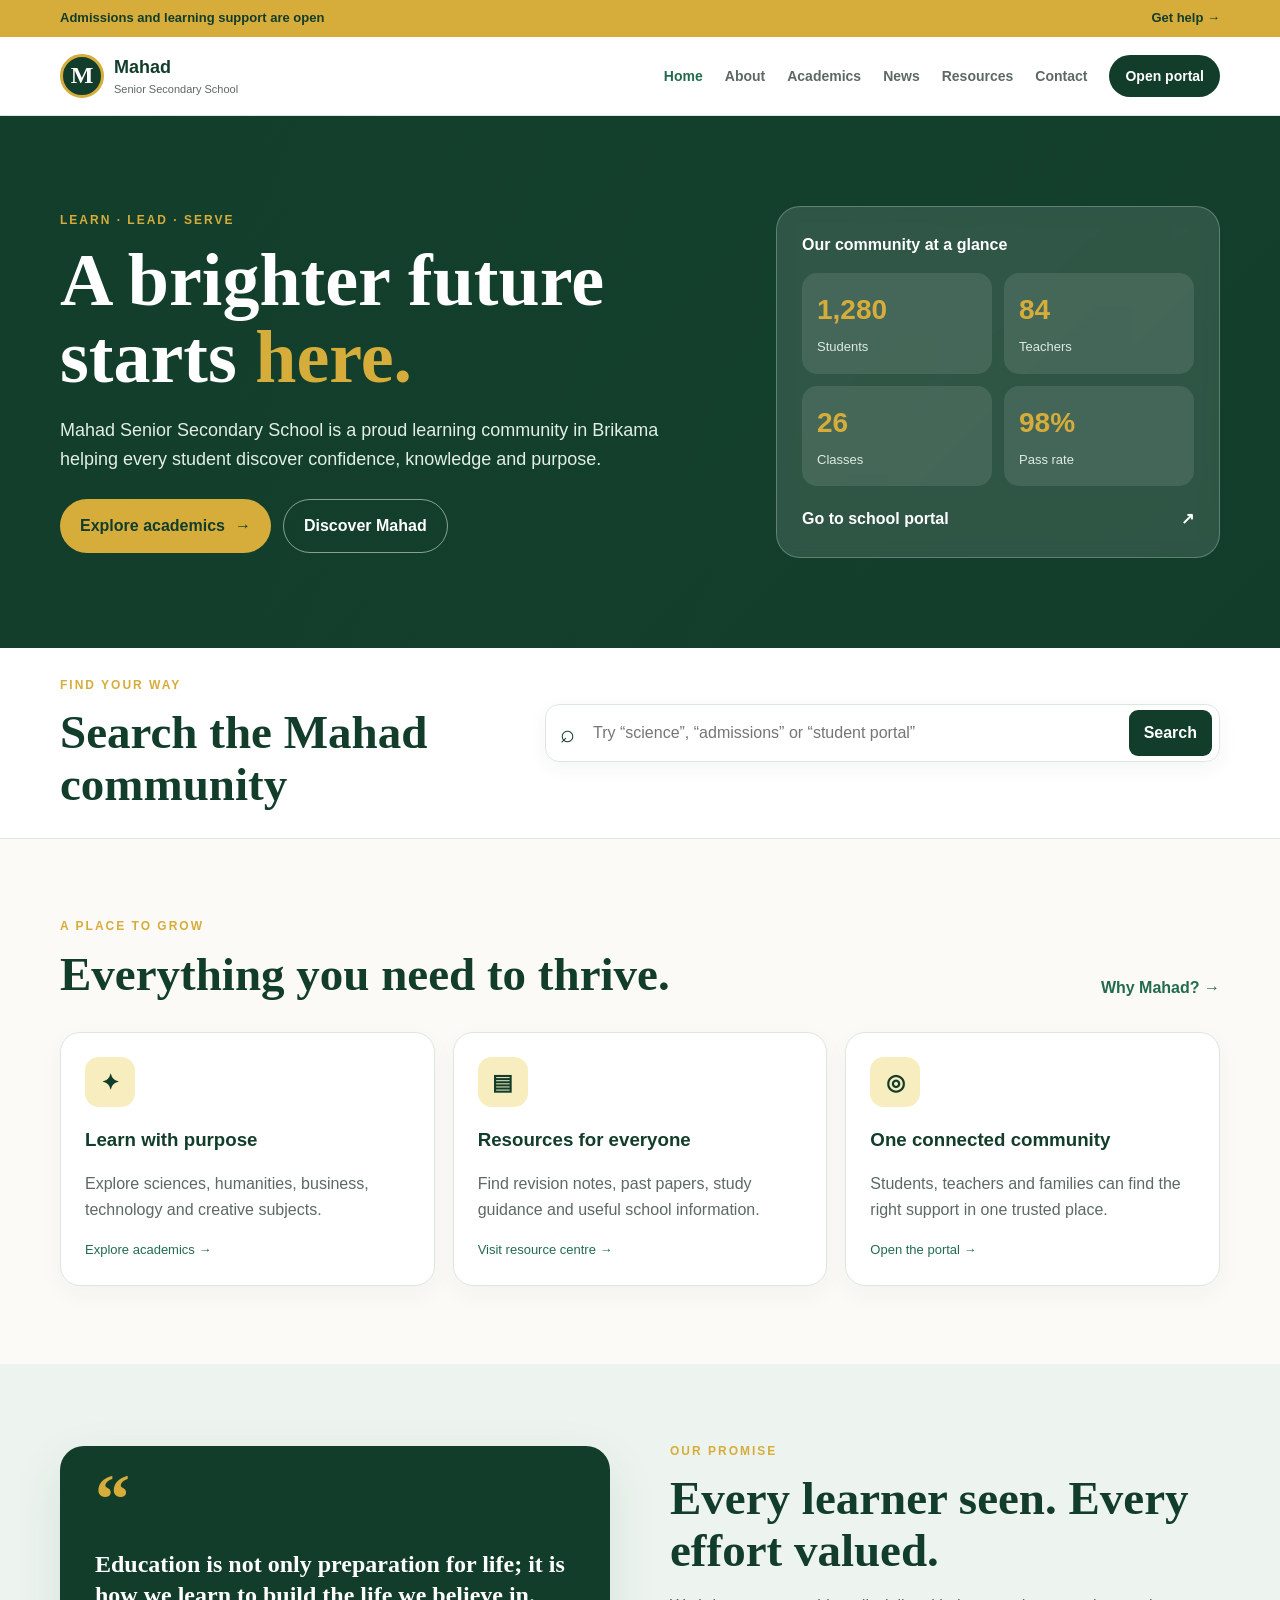
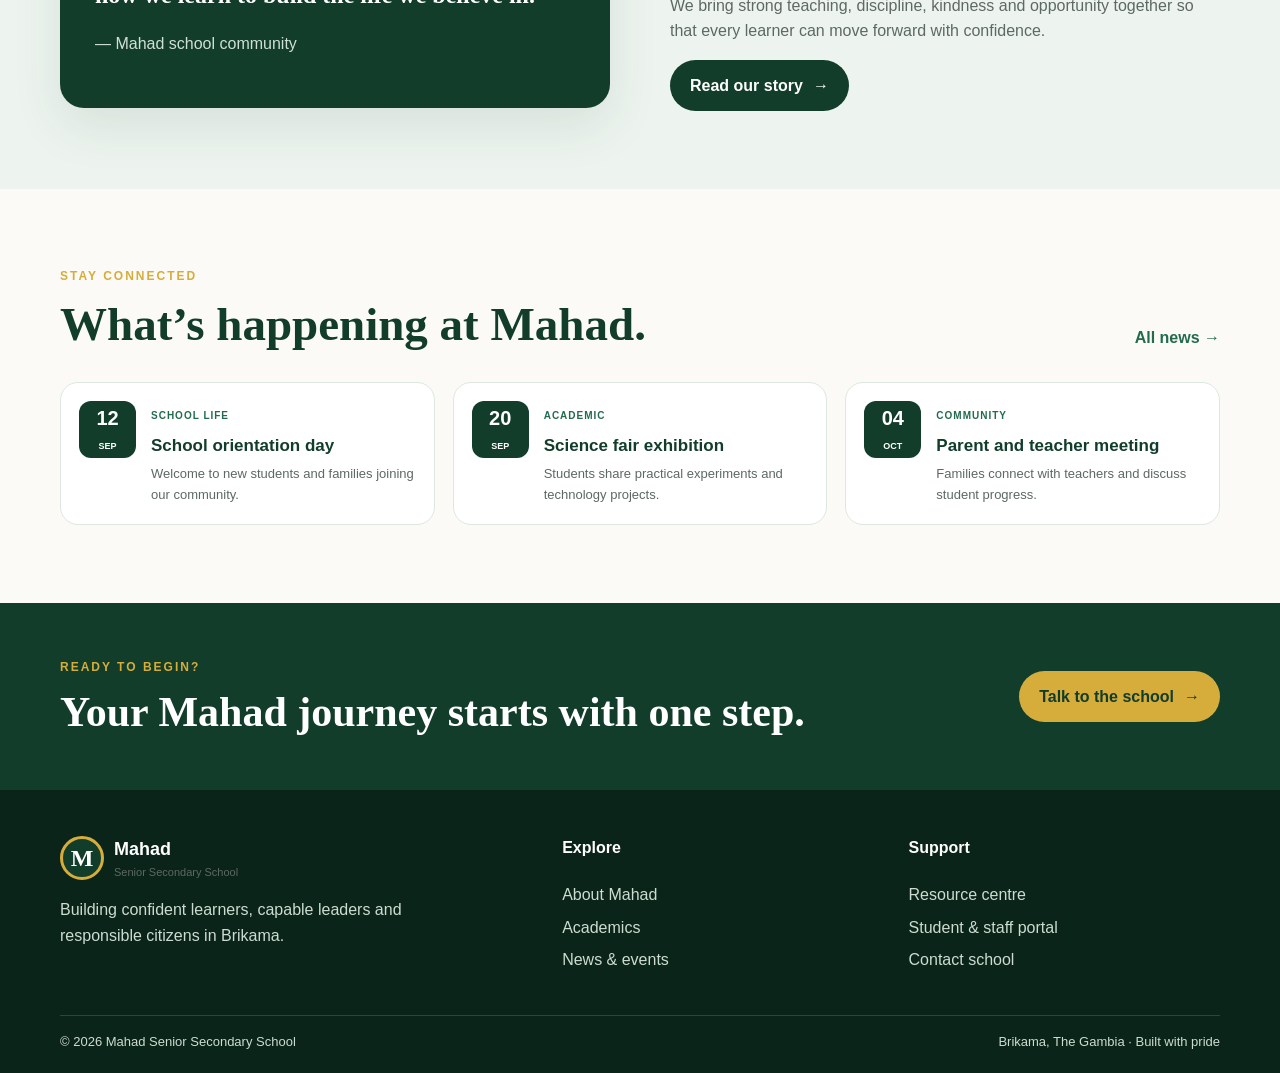
<file: index.html>
<!doctype html>
<html lang="en">
<head>
  <meta charset="UTF-8"><meta name="viewport" content="width=device-width, initial-scale=1">
  <meta name="theme-color" content="#123d2b"><meta name="description" content="Mahad Senior Secondary School digital community">
  <title>Mahad Senior Secondary School | Brikama</title>
  <link rel="stylesheet" href="styles.css">
</head>
<body>
  <div class="notice"><div class="container notice-inner"><span>Admissions and learning support are open</span><a href="contact.html">Get help <span>→</span></a></div></div>
  <header class="header"><div class="container nav-wrap">
    <a class="brand" href="index.html"><span class="brand-mark">M</span><span><b>Mahad</b><small>Senior Secondary School</small></span></a>
    <button class="menu-btn" data-menu aria-label="Open menu">☰</button>
    <nav class="nav" data-nav>
      <a class="active" href="index.html">Home</a><a href="about.html">About</a><a href="academics.html">Academics</a><a href="news.html">News</a><a href="resources.html">Resources</a><a href="contact.html">Contact</a>
      <a class="nav-login" href="portal.html">Open portal</a>
    </nav>
  </div></header>

  <main>
    <section class="hero"><div class="container hero-grid">
      <div class="hero-copy"><p class="eyebrow">Learn · Lead · Serve</p><h1>A brighter future starts <em>here.</em></h1><p>Mahad Senior Secondary School is a proud learning community in Brikama helping every student discover confidence, knowledge and purpose.</p><div class="actions"><a class="btn btn-gold" href="academics.html">Explore academics <span>→</span></a><a class="btn btn-outline" href="about.html">Discover Mahad</a></div></div>
      <div class="hero-panel"><p class="panel-label">Our community at a glance</p><div class="quick-stats"><div><b>1,280</b><span>Students</span></div><div><b>84</b><span>Teachers</span></div><div><b>26</b><span>Classes</span></div><div><b>98%</b><span>Pass rate</span></div></div><a class="panel-link" href="portal.html">Go to school portal <span>↗</span></a></div>
    </div></section>

    <section class="search-section"><div class="container search-box"><div><p class="eyebrow">Find your way</p><h2>Search the Mahad community</h2></div><form data-search><label class="search-input"><span>⌕</span><input name="q" autocomplete="off" placeholder="Try “science”, “admissions” or “student portal”"><button aria-label="Search">Search</button></label><div class="search-results" data-results></div></form></div></section>

    <section class="section"><div class="container"><div class="section-head"><div><p class="eyebrow">A place to grow</p><h2>Everything you need to thrive.</h2></div><a class="text-link" href="about.html">Why Mahad? <span>→</span></a></div><div class="feature-grid"><a class="feature-card" href="academics.html"><span class="icon">✦</span><h3>Learn with purpose</h3><p>Explore sciences, humanities, business, technology and creative subjects.</p><span class="card-arrow">Explore academics →</span></a><a class="feature-card" href="resources.html"><span class="icon">▤</span><h3>Resources for everyone</h3><p>Find revision notes, past papers, study guidance and useful school information.</p><span class="card-arrow">Visit resource centre →</span></a><a class="feature-card" href="portal.html"><span class="icon">◎</span><h3>One connected community</h3><p>Students, teachers and families can find the right support in one trusted place.</p><span class="card-arrow">Open the portal →</span></a></div></div></section>

    <section class="section soft"><div class="container split"><div class="quote-card"><span class="quote-mark">“</span><blockquote>Education is not only preparation for life; it is how we learn to build the life we believe in.</blockquote><p>— Mahad school community</p></div><div><p class="eyebrow">Our promise</p><h2>Every learner seen. Every effort valued.</h2><p class="muted">We bring strong teaching, discipline, kindness and opportunity together so that every learner can move forward with confidence.</p><a class="btn btn-green" href="about.html">Read our story <span>→</span></a></div></div></section>

    <section class="section"><div class="container"><div class="section-head"><div><p class="eyebrow">Stay connected</p><h2>What’s happening at Mahad.</h2></div><a class="text-link" href="news.html">All news <span>→</span></a></div><div class="news-grid"><a href="news.html#orientation" class="news-card"><time>12 <small>SEP</small></time><div><span class="tag">School life</span><h3>School orientation day</h3><p>Welcome to new students and families joining our community.</p></div></a><a href="news.html#science-fair" class="news-card"><time>20 <small>SEP</small></time><div><span class="tag">Academic</span><h3>Science fair exhibition</h3><p>Students share practical experiments and technology projects.</p></div></a><a href="news.html#parents" class="news-card"><time>04 <small>OCT</small></time><div><span class="tag">Community</span><h3>Parent and teacher meeting</h3><p>Families connect with teachers and discuss student progress.</p></div></a></div></div></section>

    <section class="cta"><div class="container cta-inner"><div><p class="eyebrow">Ready to begin?</p><h2>Your Mahad journey starts with one step.</h2></div><a class="btn btn-gold" href="contact.html">Talk to the school <span>→</span></a></div></section>
  </main>
  <footer class="footer"><div class="container footer-grid"><div><a class="brand footer-brand" href="index.html"><span class="brand-mark">M</span><span><b>Mahad</b><small>Senior Secondary School</small></span></a><p>Building confident learners, capable leaders and responsible citizens in Brikama.</p></div><div><h4>Explore</h4><a href="about.html">About Mahad</a><a href="academics.html">Academics</a><a href="news.html">News & events</a></div><div><h4>Support</h4><a href="resources.html">Resource centre</a><a href="portal.html">Student & staff portal</a><a href="contact.html">Contact school</a></div></div><div class="container footer-bottom"><span>© 2026 Mahad Senior Secondary School</span><span>Brikama, The Gambia · Built with pride</span></div></footer>
  <script src="app.js"></script>
</body>
</html>
</file>
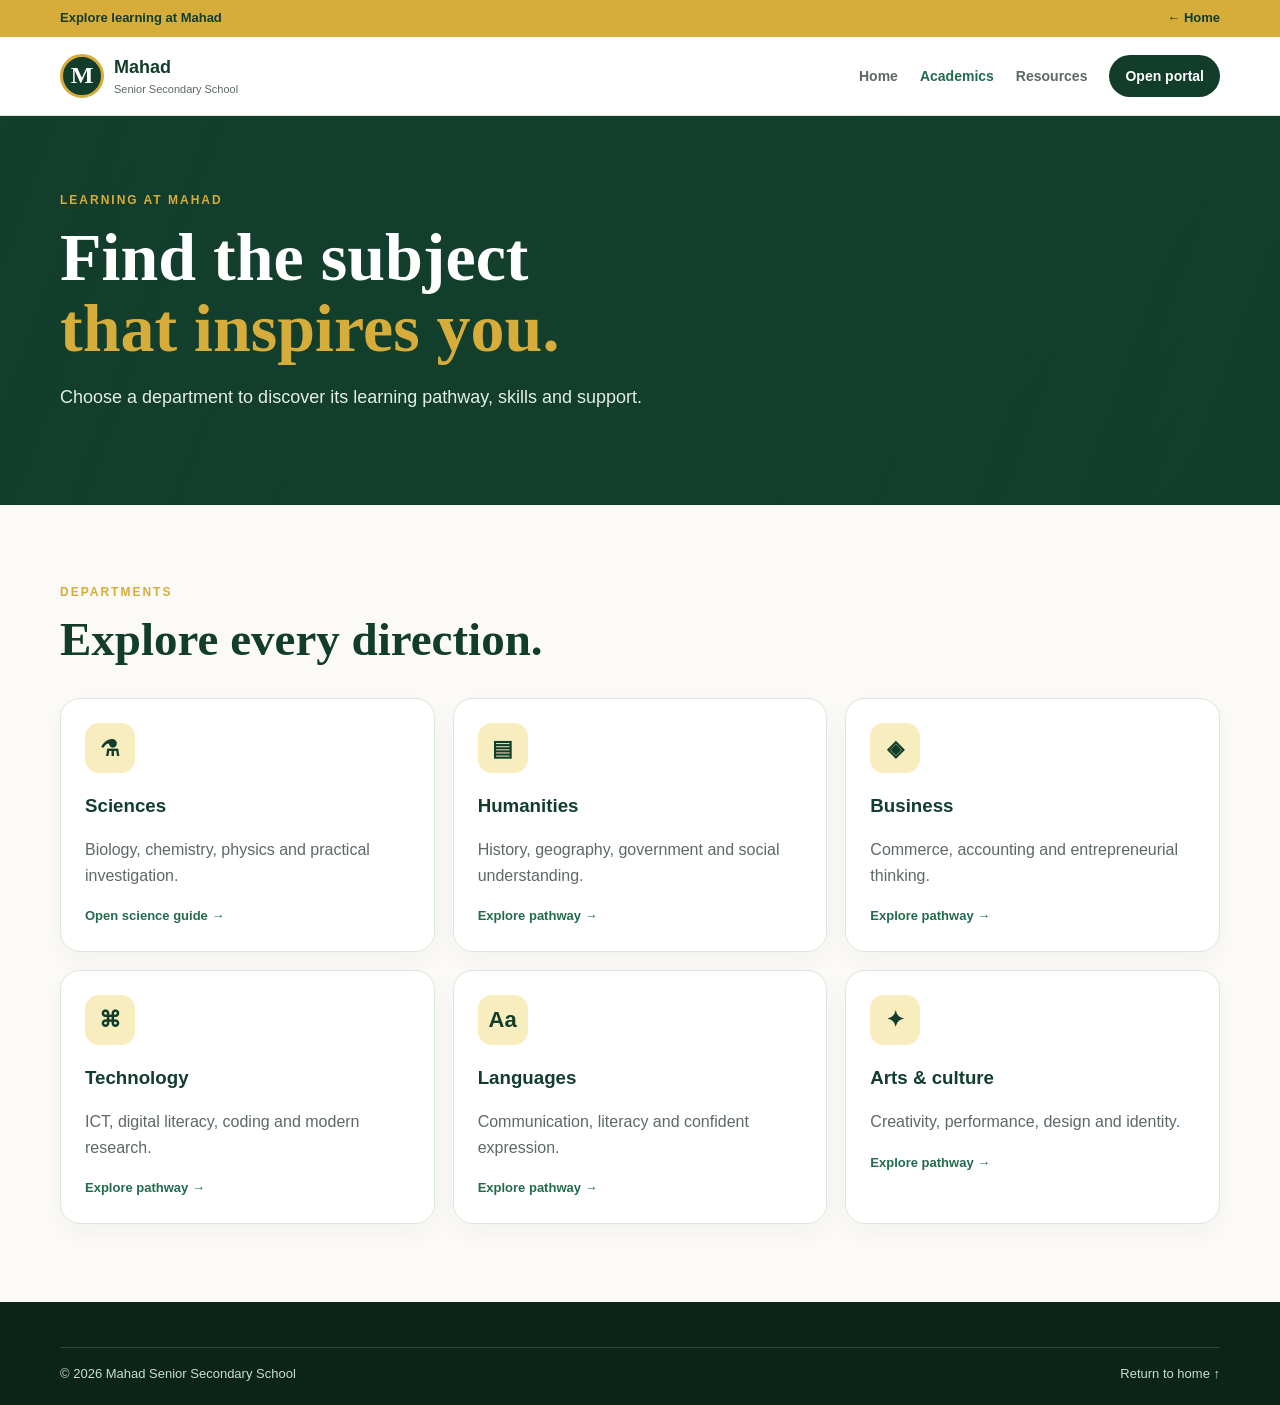
<file: academics.html>
<!doctype html>
<html lang="en"><head><meta charset="utf-8"><meta name="viewport" content="width=device-width,initial-scale=1"><title>Academics | Mahad Senior Secondary School</title><link rel="stylesheet" href="styles.css"></head><body><div class="notice"><div class="container notice-inner"><span>Explore learning at Mahad</span><a href="index.html">← Home</a></div></div><header class="header"><div class="container nav-wrap"><a class="brand" href="index.html"><span class="brand-mark">M</span><span><b>Mahad</b><small>Senior Secondary School</small></span></a><button class="menu-btn" data-menu>☰</button><nav class="nav" data-nav><a href="index.html">Home</a><a class="active" href="academics.html">Academics</a><a href="resources.html">Resources</a><a class="nav-login" href="portal.html">Open portal</a></nav></div></header><main><section class="page-hero"><div class="container"><p class="eyebrow">Learning at Mahad</p><h1>Find the subject<br><em>that inspires you.</em></h1><p>Choose a department to discover its learning pathway, skills and support.</p></div></section><section class="section"><div class="container"><div class="section-head"><div><p class="eyebrow">Departments</p><h2>Explore every direction.</h2></div></div><div class="subject-cards"><a href="science.html"><span class="icon">⚗</span><h3>Sciences</h3><p>Biology, chemistry, physics and practical investigation.</p><b>Open science guide →</b></a><a href="science.html"><span class="icon">▤</span><h3>Humanities</h3><p>History, geography, government and social understanding.</p><b>Explore pathway →</b></a><a href="science.html"><span class="icon">◈</span><h3>Business</h3><p>Commerce, accounting and entrepreneurial thinking.</p><b>Explore pathway →</b></a><a href="science.html"><span class="icon">⌘</span><h3>Technology</h3><p>ICT, digital literacy, coding and modern research.</p><b>Explore pathway →</b></a><a href="science.html"><span class="icon">Aa</span><h3>Languages</h3><p>Communication, literacy and confident expression.</p><b>Explore pathway →</b></a><a href="science.html"><span class="icon">✦</span><h3>Arts & culture</h3><p>Creativity, performance, design and identity.</p><b>Explore pathway →</b></a></div></div></section></main><footer class="footer"><div class="container footer-bottom"><span>© 2026 Mahad Senior Secondary School</span><a href="index.html">Return to home ↑</a></div></footer><script src="app.js"></script></body></html>
</file>
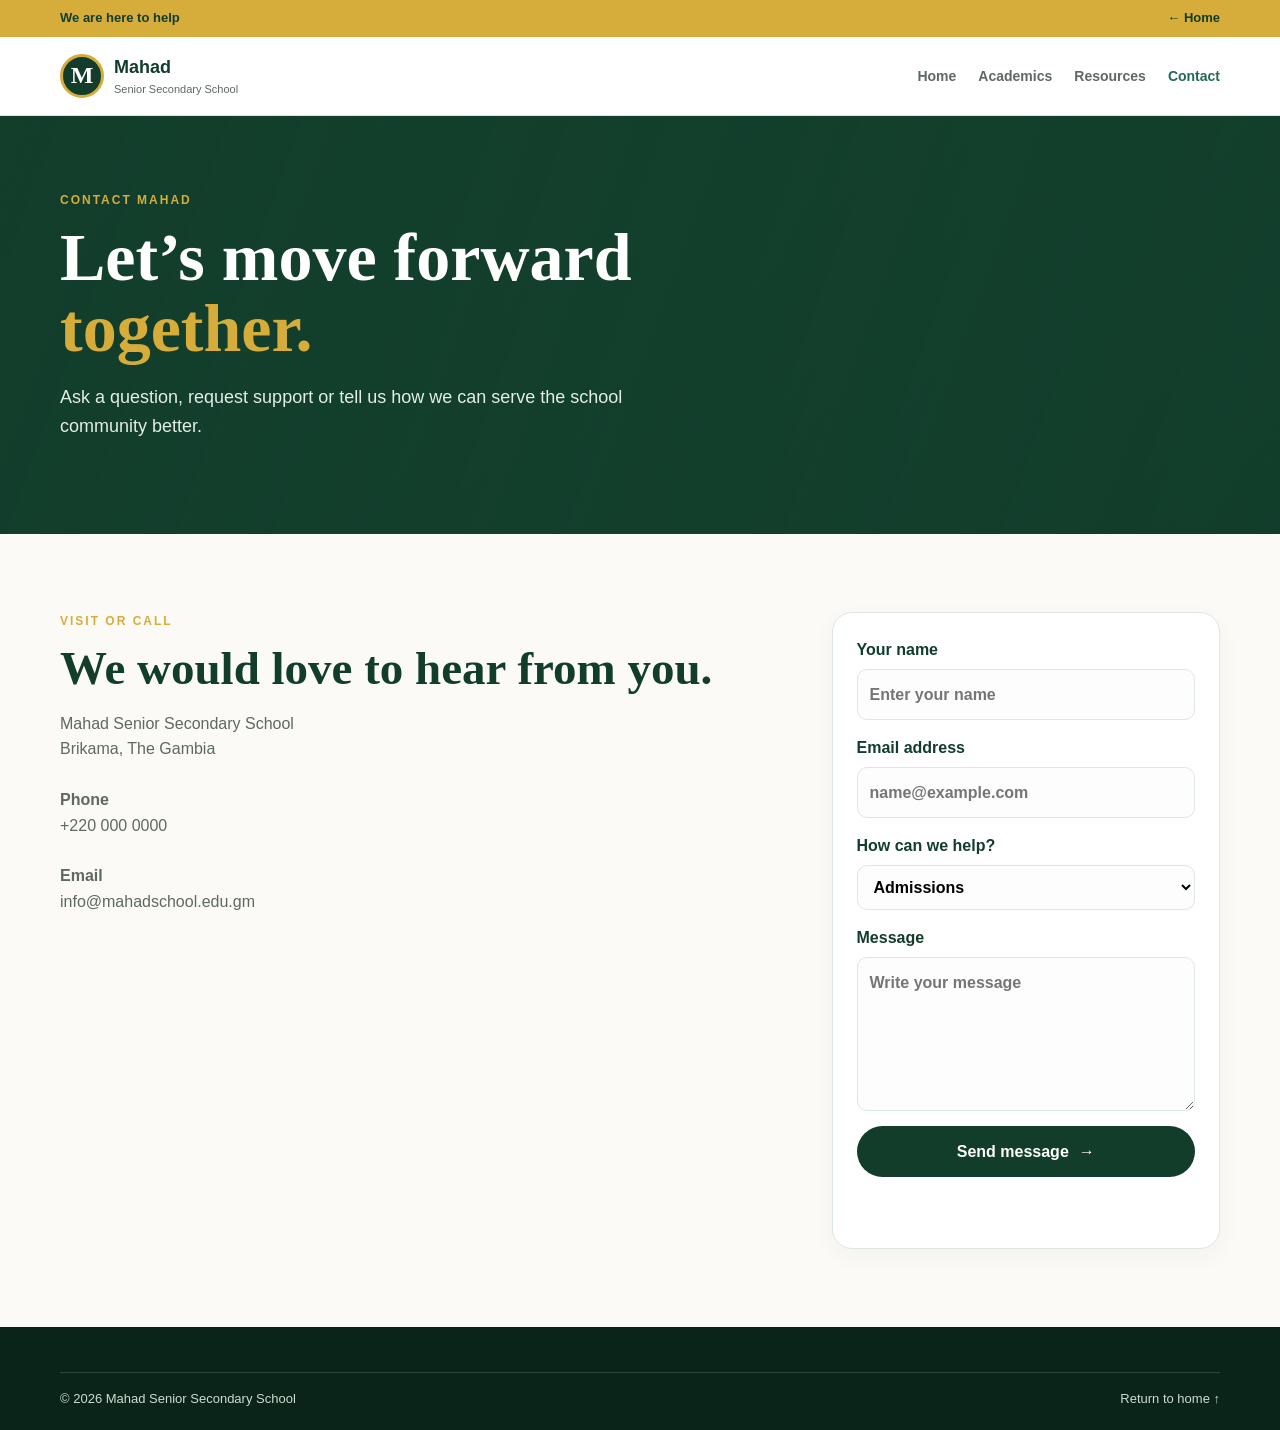
<file: contact.html>
<!doctype html>
<html lang="en"><head><meta charset="utf-8"><meta name="viewport" content="width=device-width,initial-scale=1"><title>Contact | Mahad Senior Secondary School</title><link rel="stylesheet" href="styles.css"></head><body><div class="notice"><div class="container notice-inner"><span>We are here to help</span><a href="index.html">← Home</a></div></div><header class="header"><div class="container nav-wrap"><a class="brand" href="index.html"><span class="brand-mark">M</span><span><b>Mahad</b><small>Senior Secondary School</small></span></a><button class="menu-btn" data-menu>☰</button><nav class="nav" data-nav><a href="index.html">Home</a><a href="academics.html">Academics</a><a href="resources.html">Resources</a><a class="active" href="contact.html">Contact</a></nav></div></header><main><section class="page-hero"><div class="container"><p class="eyebrow">Contact Mahad</p><h1>Let’s move forward<br><em>together.</em></h1><p>Ask a question, request support or tell us how we can serve the school community better.</p></div></section><section class="section"><div class="container contact-layout"><div><p class="eyebrow">Visit or call</p><h2>We would love to hear from you.</h2><p class="muted">Mahad Senior Secondary School<br>Brikama, The Gambia</p><p class="contact-detail"><b>Phone</b><br>+220 000 0000</p><p class="contact-detail"><b>Email</b><br>info@mahadschool.edu.gm</p></div><form class="form-card" data-contact><label>Your name<input required name="name" placeholder="Enter your name"></label><label>Email address<input required type="email" name="email" placeholder="name@example.com"></label><label>How can we help?<select name="topic"><option>Admissions</option><option>Student support</option><option>Teacher support</option><option>General question</option></select></label><label>Message<textarea required name="message" rows="5" placeholder="Write your message"></textarea></label><button class="btn btn-green">Send message <span>→</span></button><p class="form-success" data-success></p></form></div></section></main><footer class="footer"><div class="container footer-bottom"><span>© 2026 Mahad Senior Secondary School</span><a href="index.html">Return to home ↑</a></div></footer><script src="app.js"></script></body></html>
</file>
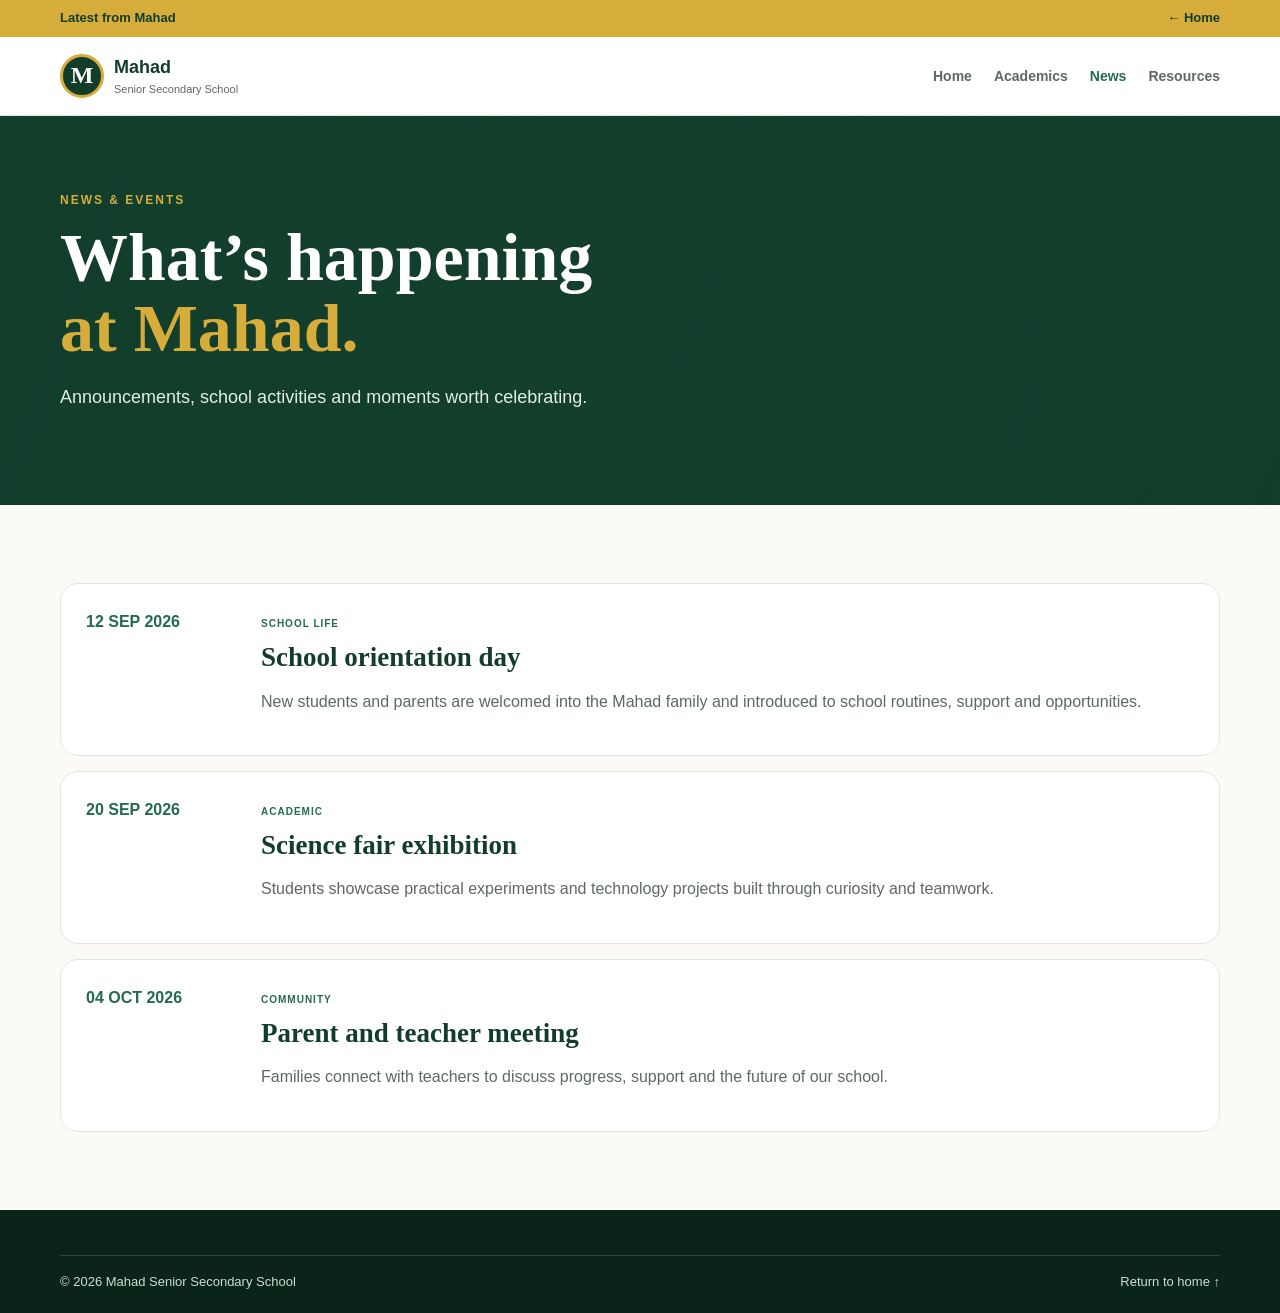
<file: news.html>
<!doctype html>
<html lang="en"><head><meta charset="utf-8"><meta name="viewport" content="width=device-width,initial-scale=1"><title>News | Mahad Senior Secondary School</title><link rel="stylesheet" href="styles.css"></head><body><div class="notice"><div class="container notice-inner"><span>Latest from Mahad</span><a href="index.html">← Home</a></div></div><header class="header"><div class="container nav-wrap"><a class="brand" href="index.html"><span class="brand-mark">M</span><span><b>Mahad</b><small>Senior Secondary School</small></span></a><button class="menu-btn" data-menu>☰</button><nav class="nav" data-nav><a href="index.html">Home</a><a href="academics.html">Academics</a><a class="active" href="news.html">News</a><a href="resources.html">Resources</a></nav></div></header><main><section class="page-hero"><div class="container"><p class="eyebrow">News & events</p><h1>What’s happening<br><em>at Mahad.</em></h1><p>Announcements, school activities and moments worth celebrating.</p></div></section><section class="section"><div class="container news-page"><article id="orientation" class="full-news"><time>12 SEP 2026</time><div><span class="tag">School life</span><h2>School orientation day</h2><p class="muted">New students and parents are welcomed into the Mahad family and introduced to school routines, support and opportunities.</p></div></article><article id="science-fair" class="full-news"><time>20 SEP 2026</time><div><span class="tag">Academic</span><h2>Science fair exhibition</h2><p class="muted">Students showcase practical experiments and technology projects built through curiosity and teamwork.</p></div></article><article id="parents" class="full-news"><time>04 OCT 2026</time><div><span class="tag">Community</span><h2>Parent and teacher meeting</h2><p class="muted">Families connect with teachers to discuss progress, support and the future of our school.</p></div></article></div></section></main><footer class="footer"><div class="container footer-bottom"><span>© 2026 Mahad Senior Secondary School</span><a href="index.html">Return to home ↑</a></div></footer><script src="app.js"></script></body></html>
</file>
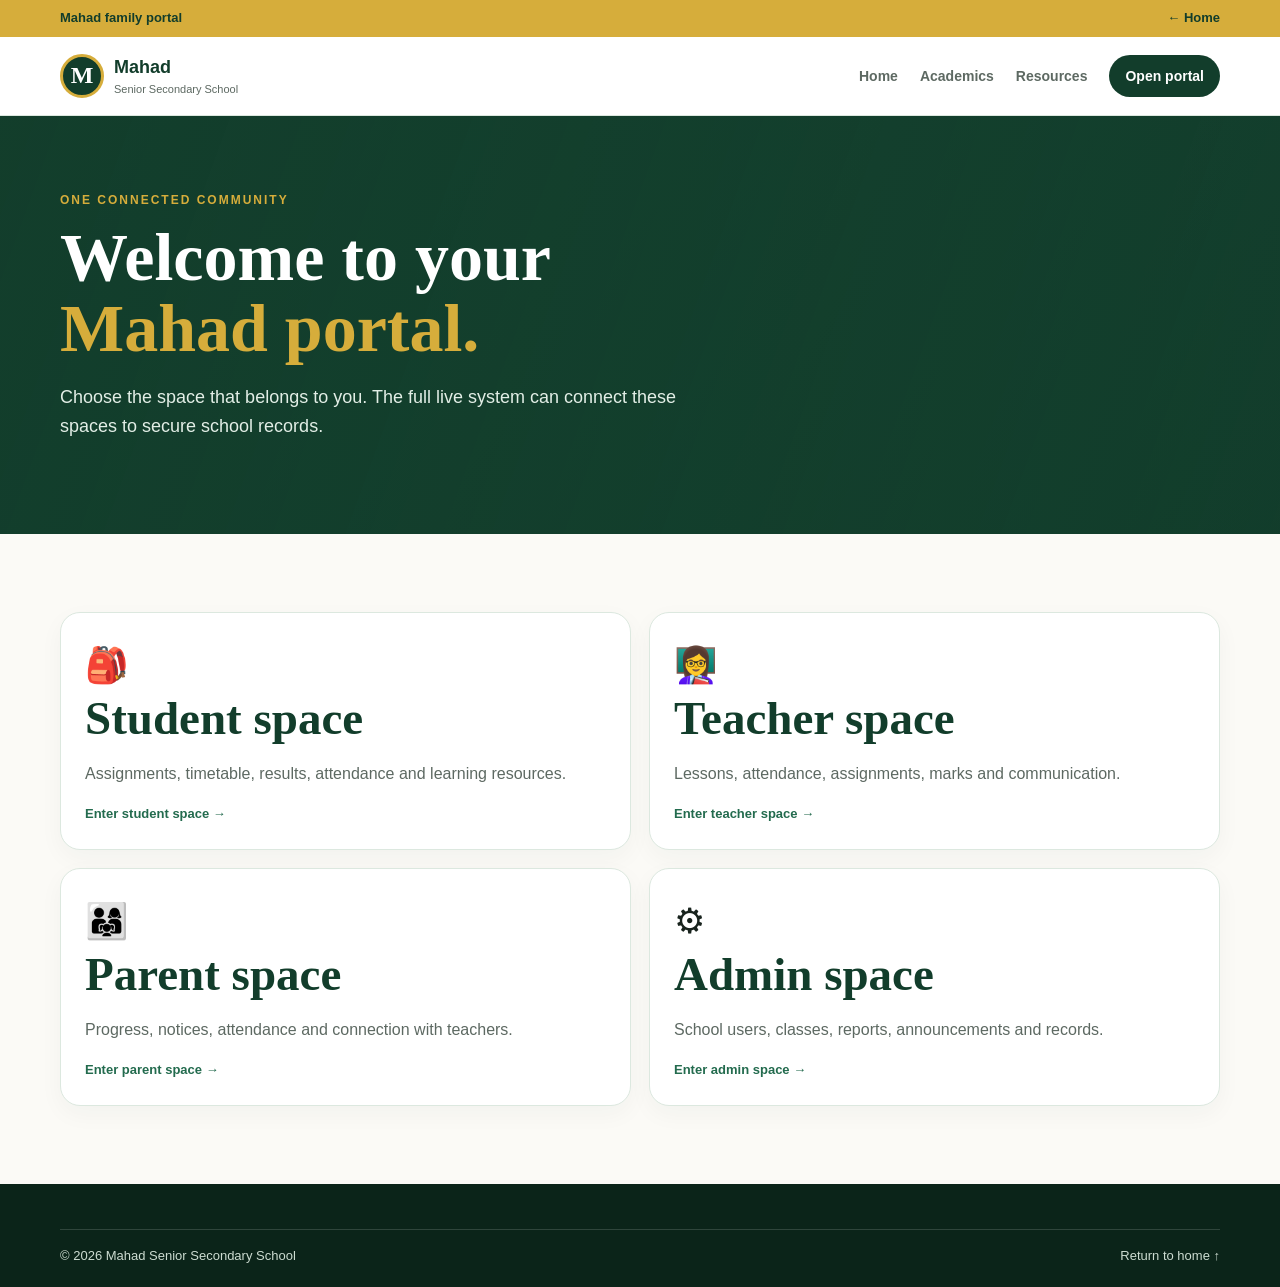
<file: portal.html>
<!doctype html>
<html lang="en"><head><meta charset="utf-8"><meta name="viewport" content="width=device-width,initial-scale=1"><title>School Portal | Mahad Senior Secondary School</title><link rel="stylesheet" href="styles.css"></head><body><div class="notice"><div class="container notice-inner"><span>Mahad family portal</span><a href="index.html">← Home</a></div></div><header class="header"><div class="container nav-wrap"><a class="brand" href="index.html"><span class="brand-mark">M</span><span><b>Mahad</b><small>Senior Secondary School</small></span></a><button class="menu-btn" data-menu>☰</button><nav class="nav" data-nav><a href="index.html">Home</a><a href="academics.html">Academics</a><a href="resources.html">Resources</a><a class="active nav-login" href="portal.html">Open portal</a></nav></div></header><main><section class="page-hero"><div class="container"><p class="eyebrow">One connected community</p><h1>Welcome to your<br><em>Mahad portal.</em></h1><p>Choose the space that belongs to you. The full live system can connect these spaces to secure school records.</p></div></section><section class="section"><div class="container"><div class="portal-page-grid"><a href="contact.html" class="portal-tile"><span>🎒</span><h2>Student space</h2><p>Assignments, timetable, results, attendance and learning resources.</p><b>Enter student space →</b></a><a href="contact.html" class="portal-tile"><span>👩‍🏫</span><h2>Teacher space</h2><p>Lessons, attendance, assignments, marks and communication.</p><b>Enter teacher space →</b></a><a href="contact.html" class="portal-tile"><span>👨‍👩‍👧</span><h2>Parent space</h2><p>Progress, notices, attendance and connection with teachers.</p><b>Enter parent space →</b></a><a href="contact.html" class="portal-tile"><span>⚙</span><h2>Admin space</h2><p>School users, classes, reports, announcements and records.</p><b>Enter admin space →</b></a></div></div></section></main><footer class="footer"><div class="container footer-bottom"><span>© 2026 Mahad Senior Secondary School</span><a href="index.html">Return to home ↑</a></div></footer><script src="app.js"></script></body></html>
</file>
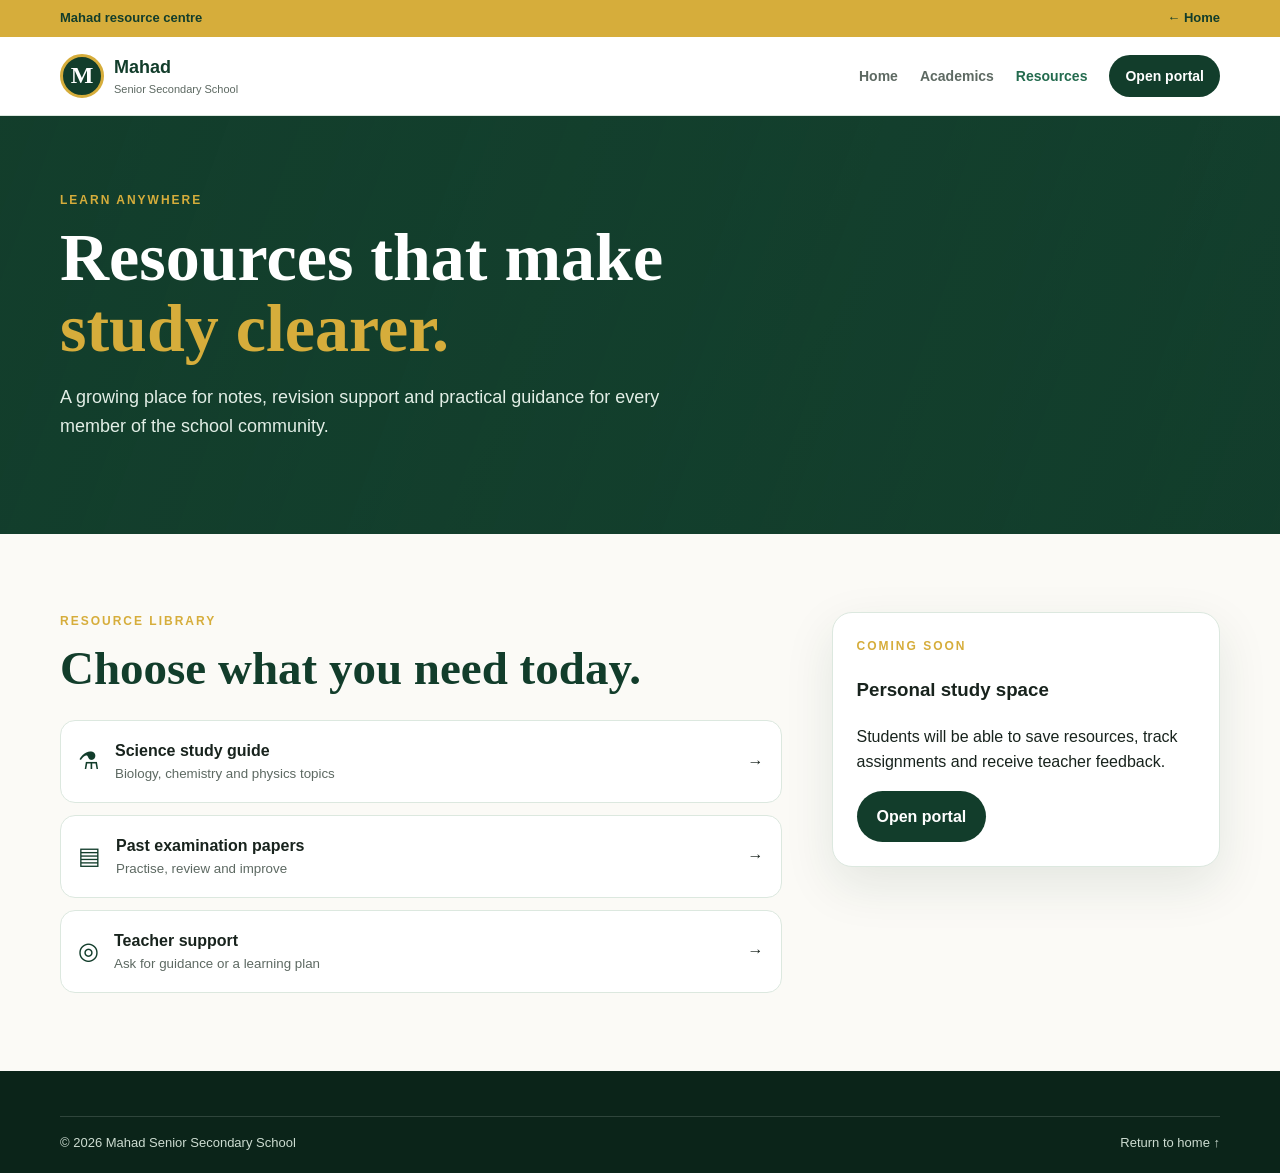
<file: resources.html>
<!doctype html>
<html lang="en"><head><meta charset="utf-8"><meta name="viewport" content="width=device-width,initial-scale=1"><title>Resources | Mahad Senior Secondary School</title><link rel="stylesheet" href="styles.css"></head><body><div class="notice"><div class="container notice-inner"><span>Mahad resource centre</span><a href="index.html">← Home</a></div></div><header class="header"><div class="container nav-wrap"><a class="brand" href="index.html"><span class="brand-mark">M</span><span><b>Mahad</b><small>Senior Secondary School</small></span></a><button class="menu-btn" data-menu>☰</button><nav class="nav" data-nav><a href="index.html">Home</a><a href="academics.html">Academics</a><a class="active" href="resources.html">Resources</a><a class="nav-login" href="portal.html">Open portal</a></nav></div></header><main><section class="page-hero"><div class="container"><p class="eyebrow">Learn anywhere</p><h1>Resources that make<br><em>study clearer.</em></h1><p>A growing place for notes, revision support and practical guidance for every member of the school community.</p></div></section><section class="section"><div class="container resource-layout"><div><p class="eyebrow">Resource library</p><h2>Choose what you need today.</h2><div class="resource-list"><a href="science.html"><span>⚗</span><div><b>Science study guide</b><small>Biology, chemistry and physics topics</small></div><strong>→</strong></a><a href="science.html"><span>▤</span><div><b>Past examination papers</b><small>Practise, review and improve</small></div><strong>→</strong></a><a href="contact.html"><span>◎</span><div><b>Teacher support</b><small>Ask for guidance or a learning plan</small></div><strong>→</strong></a></div></div><aside class="side-card"><p class="eyebrow">Coming soon</p><h3>Personal study space</h3><p>Students will be able to save resources, track assignments and receive teacher feedback.</p><a href="portal.html" class="btn btn-green">Open portal</a></aside></div></section></main><footer class="footer"><div class="container footer-bottom"><span>© 2026 Mahad Senior Secondary School</span><a href="index.html">Return to home ↑</a></div></footer><script src="app.js"></script></body></html>
</file>
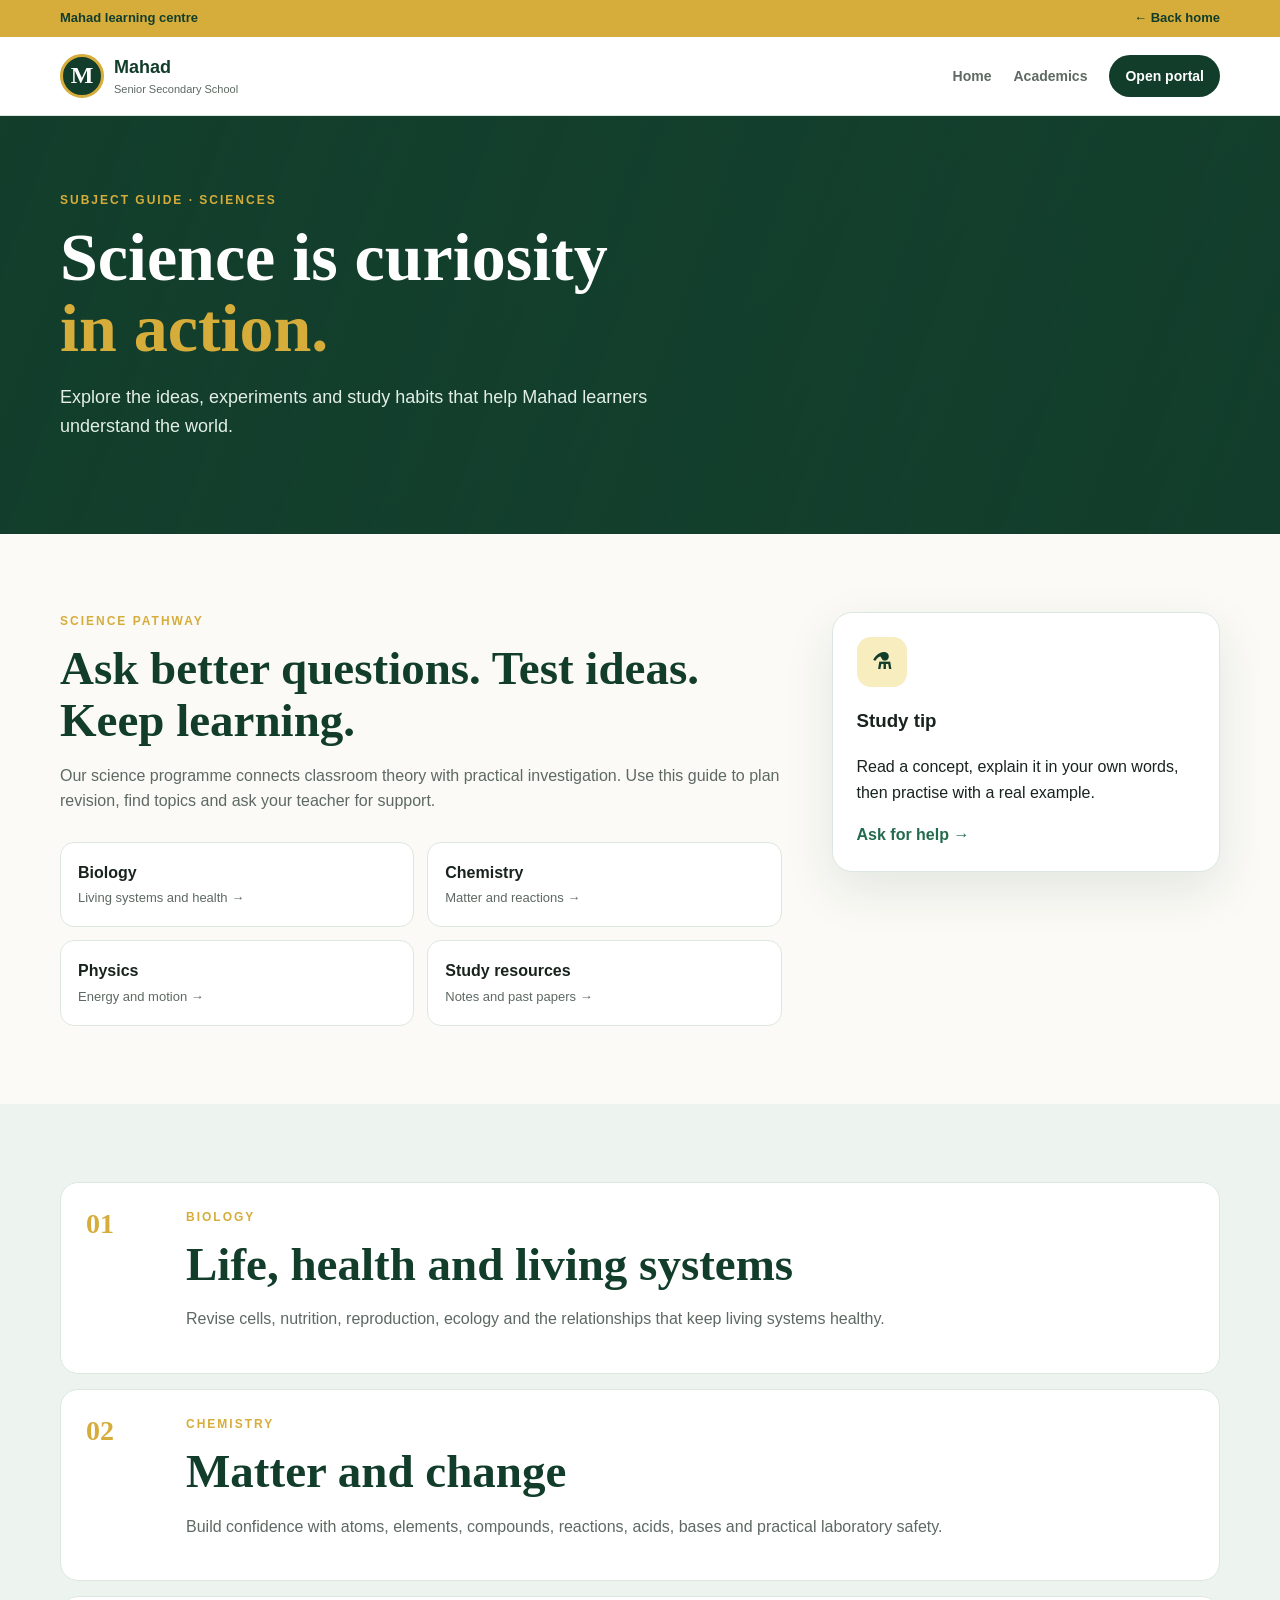
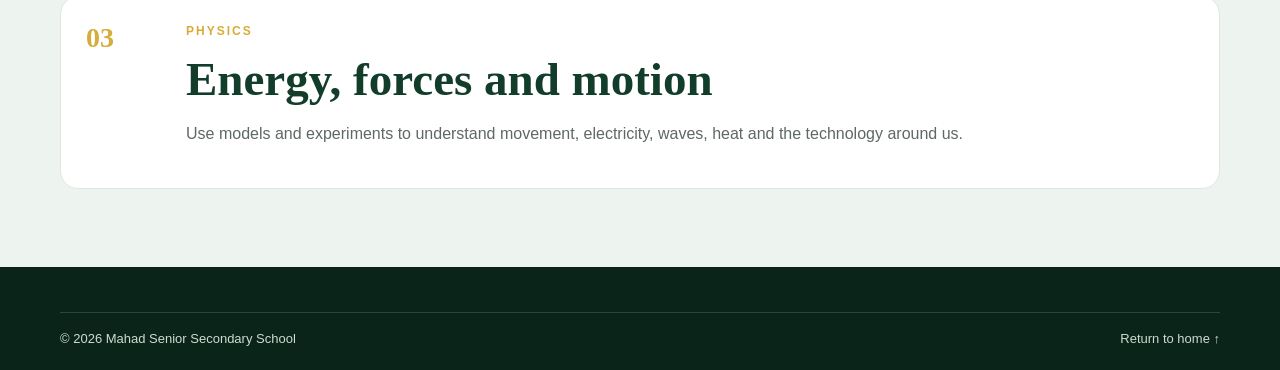
<file: science.html>
<!doctype html>
<html lang="en"><head><meta charset="utf-8"><meta name="viewport" content="width=device-width,initial-scale=1"><title>Science | Mahad Senior Secondary School</title><link rel="stylesheet" href="styles.css"></head><body><div class="notice"><div class="container notice-inner"><span>Mahad learning centre</span><a href="index.html">← Back home</a></div></div><header class="header"><div class="container nav-wrap"><a class="brand" href="index.html"><span class="brand-mark">M</span><span><b>Mahad</b><small>Senior Secondary School</small></span></a><button class="menu-btn" data-menu>☰</button><nav class="nav" data-nav><a href="index.html">Home</a><a href="academics.html">Academics</a><a class="nav-login" href="portal.html">Open portal</a></nav></div></header><main><section class="page-hero"><div class="container"><p class="eyebrow">Subject guide · Sciences</p><h1>Science is curiosity<br><em>in action.</em></h1><p>Explore the ideas, experiments and study habits that help Mahad learners understand the world.</p></div></section><section class="section"><div class="container subject-layout"><article><p class="eyebrow">Science pathway</p><h2>Ask better questions. Test ideas. Keep learning.</h2><p class="muted">Our science programme connects classroom theory with practical investigation. Use this guide to plan revision, find topics and ask your teacher for support.</p><div class="topic-grid"><a href="#biology"><b>Biology</b><span>Living systems and health →</span></a><a href="#chemistry"><b>Chemistry</b><span>Matter and reactions →</span></a><a href="#physics"><b>Physics</b><span>Energy and motion →</span></a><a href="resources.html"><b>Study resources</b><span>Notes and past papers →</span></a></div></article><aside class="side-card"><span class="icon">⚗</span><h3>Study tip</h3><p>Read a concept, explain it in your own words, then practise with a real example.</p><a class="text-link" href="contact.html">Ask for help →</a></aside></div></section><section class="section soft"><div class="container lesson-list"><article id="biology"><span class="number">01</span><div><p class="eyebrow">Biology</p><h2>Life, health and living systems</h2><p class="muted">Revise cells, nutrition, reproduction, ecology and the relationships that keep living systems healthy.</p></div></article><article id="chemistry"><span class="number">02</span><div><p class="eyebrow">Chemistry</p><h2>Matter and change</h2><p class="muted">Build confidence with atoms, elements, compounds, reactions, acids, bases and practical laboratory safety.</p></div></article><article id="physics"><span class="number">03</span><div><p class="eyebrow">Physics</p><h2>Energy, forces and motion</h2><p class="muted">Use models and experiments to understand movement, electricity, waves, heat and the technology around us.</p></div></article></div></section></main><footer class="footer"><div class="container footer-bottom"><span>© 2026 Mahad Senior Secondary School</span><a href="index.html">Return to home ↑</a></div></footer><script src="app.js"></script></body></html>
</file>
<file: styles.css>
:root{--green:#123d2b;--green2:#236b4e;--gold:#d6ad3b;--cream:#fbfaf6;--soft:#edf4ef;--ink:#18231d;--muted:#5d6962;--line:#dce8df;--white:#fff;--shadow:0 18px 50px rgba(18,61,43,.1)}*{box-sizing:border-box}html{scroll-behavior:smooth}body{margin:0;background:var(--cream);color:var(--ink);font-family:Arial,Helvetica,sans-serif;line-height:1.6}a{text-decoration:none;color:inherit}button,input,textarea,select{font:inherit}.container{width:min(1160px,92%);margin:auto}.notice{background:var(--gold);color:var(--green);font-weight:700;font-size:13px}.notice-inner{display:flex;justify-content:space-between;gap:15px;padding:8px 0}.notice a:hover{text-decoration:underline}.header{background:rgba(255,255,255,.94);border-bottom:1px solid var(--line);position:sticky;top:0;z-index:10;backdrop-filter:blur(12px)}.nav-wrap{min-height:78px;display:flex;align-items:center;justify-content:space-between;gap:20px}.brand{display:flex;align-items:center;gap:10px;color:var(--green)}.brand-mark{width:44px;height:44px;display:grid;place-items:center;border-radius:50%;background:var(--green);border:3px solid var(--gold);color:#fff;font:700 24px Georgia}.brand b,.brand small{display:block}.brand b{font-size:18px}.brand small{font-size:11px;color:var(--muted)}.nav{display:flex;align-items:center;gap:22px;color:var(--muted);font-size:14px;font-weight:700}.nav a:hover,.nav a.active{color:var(--green2)}.nav-login{background:var(--green);color:#fff!important;border-radius:99px;padding:10px 16px}.menu-btn{display:none;border:0;background:var(--green);color:#fff;border-radius:8px;padding:8px 12px;font-size:20px}.hero,.page-hero{background:linear-gradient(110deg,rgba(18,61,43,.98),rgba(18,61,43,.75)),linear-gradient(135deg,#1c543f,#123d2b);color:#fff}.hero{padding:90px 0}.hero-grid{display:grid;grid-template-columns:1.2fr .8fr;gap:50px;align-items:center}.eyebrow{color:var(--gold);text-transform:uppercase;letter-spacing:2px;font-size:12px;font-weight:800;margin:0 0 12px}.hero h1,.page-hero h1{font:700 clamp(42px,6vw,74px)/1.04 Georgia,serif;margin:0 0 20px}.hero h1 em,.page-hero h1 em{color:var(--gold);font-style:normal}.hero-copy>p:not(.eyebrow),.page-hero p:not(.eyebrow){max-width:650px;color:#e2eee6;font-size:18px}.actions{display:flex;flex-wrap:wrap;gap:12px;margin-top:26px}.btn{display:inline-flex;align-items:center;justify-content:center;gap:10px;padding:13px 20px;border:0;border-radius:99px;font-weight:800;cursor:pointer;transition:.2s}.btn:hover{transform:translateY(-2px);box-shadow:0 9px 20px rgba(0,0,0,.12)}.btn-gold{background:var(--gold);color:var(--green)}.btn-green{background:var(--green);color:#fff}.btn-outline{border:1px solid rgba(255,255,255,.5);color:#fff}.hero-panel{padding:25px;border:1px solid rgba(255,255,255,.25);background:rgba(255,255,255,.12);border-radius:24px;backdrop-filter:blur(8px)}.panel-label{font-weight:700;margin-top:0}.quick-stats{display:grid;grid-template-columns:1fr 1fr;gap:12px}.quick-stats div{background:rgba(255,255,255,.1);border-radius:15px;padding:15px}.quick-stats b{display:block;color:var(--gold);font-size:28px}.quick-stats span{font-size:13px;color:#deebe3}.panel-link{display:flex;justify-content:space-between;color:#fff;font-weight:700;margin-top:20px}.search-section{background:#fff;border-bottom:1px solid var(--line)}.search-box{display:grid;grid-template-columns:.8fr 1.2fr;gap:35px;align-items:center;padding:28px 0}.search-box h2,.section h2{font:700 clamp(28px,4vw,47px)/1.1 Georgia,serif;color:var(--green);margin:0}.search-input{display:flex;align-items:center;gap:8px;border:1px solid var(--line);border-radius:14px;padding:5px 7px 5px 14px;box-shadow:0 6px 20px rgba(18,61,43,.05)}.search-input span{font-size:25px;color:var(--green)}.search-input input{border:0;outline:0;min-width:0;flex:1;padding:10px}.search-input button{border:0;background:var(--green);color:#fff;border-radius:9px;padding:10px 15px;font-weight:700}.search-results{font-size:13px;color:var(--green);font-weight:700;padding-top:6px;min-height:20px}.section{padding:78px 0}.soft{background:var(--soft)}.section-head{display:flex;align-items:end;justify-content:space-between;gap:20px;margin-bottom:32px}.text-link{color:var(--green2);font-weight:800}.feature-grid,.subject-cards,.portal-page-grid{display:grid;grid-template-columns:repeat(3,1fr);gap:18px}.feature-card,.subject-cards>a,.portal-tile,.side-card,.form-card{background:#fff;border:1px solid var(--line);border-radius:20px;padding:24px;box-shadow:0 8px 25px rgba(18,61,43,.04)}.feature-card{transition:.2s}.feature-card:hover,.subject-cards>a:hover,.portal-tile:hover{transform:translateY(-5px);box-shadow:var(--shadow)}.icon{width:50px;height:50px;background:#f7edbf;color:var(--green);display:grid;place-items:center;border-radius:14px;font-weight:800;font-size:22px;margin-bottom:18px}.feature-card h3,.subject-cards h3,.portal-tile h2{color:var(--green);margin:0 0 8px}.feature-card p,.subject-cards p,.portal-tile p,.muted{color:var(--muted)}.card-arrow,.subject-cards b,.portal-tile b{display:block;color:var(--green2);margin-top:18px;font-size:13px}.split{display:grid;grid-template-columns:1fr 1fr;gap:60px;align-items:center}.quote-card{background:var(--green);color:#fff;padding:35px;border-radius:24px;box-shadow:var(--shadow)}.quote-mark{font:700 70px Georgia;color:var(--gold);line-height:.5}.quote-card blockquote{font:700 24px/1.3 Georgia;margin:20px 0}.quote-card p{color:#cfe0d4}.news-grid{display:grid;grid-template-columns:repeat(3,1fr);gap:18px}.news-card{display:flex;gap:15px;background:#fff;border:1px solid var(--line);padding:18px;border-radius:18px}.news-card time{min-width:57px;height:57px;background:var(--green);border-radius:12px;color:#fff;display:grid;place-items:center;font-weight:800;font-size:20px;line-height:1}.news-card time small{font-size:9px}.news-card h3{font-size:17px;color:var(--green);margin:5px 0}.news-card p{color:var(--muted);font-size:13px;margin:0}.tag{font-size:10px;text-transform:uppercase;color:var(--green2);font-weight:800;letter-spacing:1px}.cta{padding:55px 0;background:var(--green);color:#fff}.cta-inner{display:flex;align-items:center;justify-content:space-between;gap:20px}.cta h2{font:700 clamp(27px,4vw,42px)/1.1 Georgia;margin:0}.footer{background:#0b2419;color:#cddcd1;padding:45px 0 20px}.footer-grid{display:grid;grid-template-columns:1.5fr 1fr 1fr;gap:35px;padding-bottom:35px}.footer-brand{color:#fff}.footer-grid p{max-width:350px}.footer h4{color:#fff;margin-top:0}.footer-grid>div>a:not(.brand){display:block;margin:7px 0}.footer a:hover{color:var(--gold)}.footer-bottom{border-top:1px solid rgba(255,255,255,.15);padding-top:16px;display:flex;justify-content:space-between;gap:15px;font-size:13px}.page-hero{padding:75px 0}.page-hero h1{font-size:clamp(42px,6vw,68px)}.subject-layout,.resource-layout,.contact-layout{display:grid;grid-template-columns:1.3fr .7fr;gap:50px;align-items:start}.topic-grid{display:grid;grid-template-columns:1fr 1fr;gap:13px;margin-top:28px}.topic-grid a{display:grid;gap:3px;border:1px solid var(--line);background:#fff;border-radius:14px;padding:17px}.topic-grid span{font-size:13px;color:var(--muted)}.side-card{box-shadow:var(--shadow)}.lesson-list{display:grid;gap:15px}.lesson-list article{display:grid;grid-template-columns:75px 1fr;gap:25px;background:#fff;border:1px solid var(--line);border-radius:18px;padding:25px}.number{font:700 28px Georgia;color:var(--gold)}.subject-cards{grid-template-columns:repeat(3,1fr)}.subject-cards>a{display:block}.resource-list{display:grid;gap:12px;margin-top:25px}.resource-list a{display:flex;align-items:center;gap:15px;background:#fff;border:1px solid var(--line);border-radius:15px;padding:17px}.resource-list a>span{font-size:24px;color:var(--green)}.resource-list div{flex:1}.resource-list small,.resource-list b{display:block}.resource-list small{color:var(--muted)}.portal-page-grid{grid-template-columns:1fr 1fr}.portal-tile{display:block}.portal-tile>span{font-size:35px}.contact-detail{color:var(--muted);margin-top:25px}.form-card{display:grid;gap:15px}.form-card label{display:grid;gap:6px;color:var(--green);font-weight:700}.form-card input,.form-card textarea,.form-card select{border:1px solid var(--line);border-radius:10px;padding:12px;outline:0;background:#fcfdfc}.form-card input:focus,.form-card textarea:focus,.form-card select:focus{border-color:var(--green2)}.form-success{color:var(--green2);font-weight:700}.news-page{display:grid;gap:15px}.full-news{display:grid;grid-template-columns:150px 1fr;gap:25px;border:1px solid var(--line);background:#fff;border-radius:18px;padding:25px}.full-news time{color:var(--green2);font-weight:800}.full-news h2{font-size:27px;margin:8px 0;color:var(--green)}
@media(max-width:850px){.nav{display:none;position:absolute;top:78px;left:0;right:0;background:#fff;padding:20px;flex-direction:column;align-items:stretch;box-shadow:var(--shadow)}.nav.open{display:flex}.menu-btn{display:block}.hero-grid,.search-box,.split,.subject-layout,.resource-layout,.contact-layout{grid-template-columns:1fr}.feature-grid,.news-grid,.subject-cards{grid-template-columns:1fr 1fr}.footer-grid{grid-template-columns:1fr 1fr}.hero{padding:65px 0}.section{padding:58px 0}}
@media(max-width:560px){.notice-inner,.section-head,.cta-inner,.footer-bottom{align-items:flex-start;flex-direction:column}.feature-grid,.news-grid,.subject-cards,.portal-page-grid,.topic-grid,.footer-grid{grid-template-columns:1fr}.full-news,.lesson-list article{grid-template-columns:1fr;gap:8px}.hero h1,.page-hero h1{font-size:43px}.nav-wrap{min-height:70px}.nav{top:70px}}
</file>
